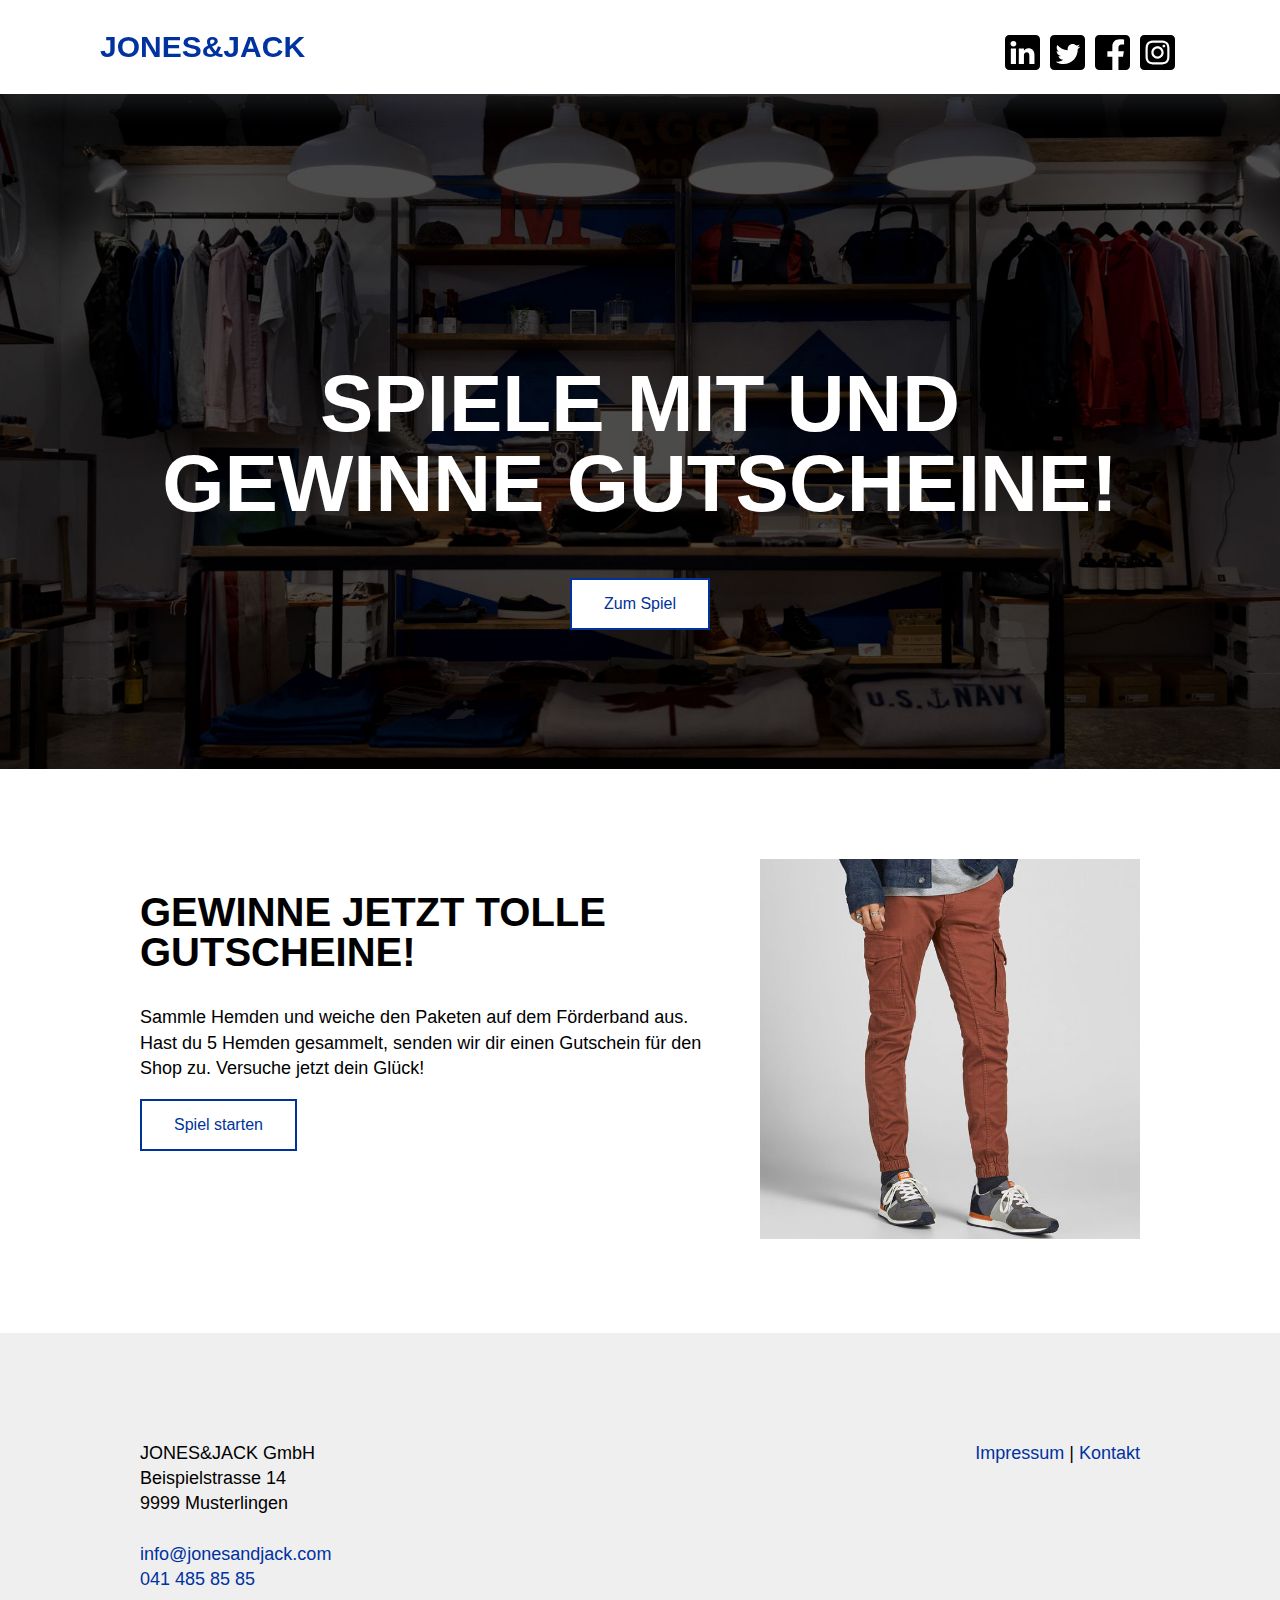
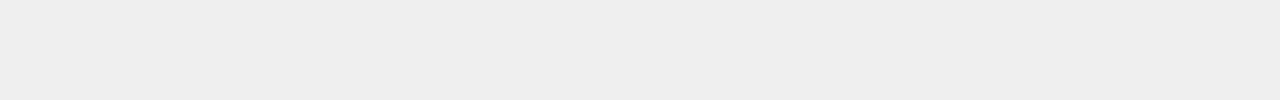
<file: index.html>
<!DOCTYPE html>
<html lang="de">

  <head>
    <meta charset="UTF-8">
    <meta name="viewport" content="width=device-width, initial-scale=1.0">
    <title>JONES&JACK</title>
    <link rel="stylesheet" href="style.css">

  </head>

  <body>
  <header class="header">

    <div class="logo">
      
      <a href="index.html">JONES&JACK</a>

      <a href="https://www.instagram.com">
        <img src="assets/img/5282544_camera_instagram_social media_social network_instagram logo_icon.svg" class="socialicons">      
      </a>
      <a href="https://www.facebook.com">
        <img src="assets/img/5282541_fb_social media_facebook_facebook logo_social network_icon.svg" class="socialicons">      
      </a>
      <a href="https://www.twitter.com">
        <img src="assets/img/5282551_tweet_twitter_twitter logo_icon.svg" class="socialicons">      
      </a>
      <a href="https://www.linkedin.com">
        <img src="assets/img/5282542_linkedin_network_social network_linkedin logo_icon.svg" class="socialicons">      
      </a>
   
    </div>

  </header>

  <content class="">

    <div class="headerbild">

      <section class="">

        <h1 class="titelaufheaderbild">Spiele mit und <br>gewinne Gutscheine!</h1>
        <div class="buttonheaderbild"><a href="#spielstarten" class="button">Zum Spiel</a></div>


      </section>

    </div>


  </content>

  <content>

    <div class="container" id="spielstarten">

      <section class="section-boxen">

        <div class="div60">

          <h2>Gewinne jetzt tolle Gutscheine!</h2>
          <p>Sammle Hemden und weiche den Paketen auf dem Förderband aus. Hast du 5 Hemden gesammelt, senden wir dir einen Gutschein für den Shop zu. Versuche jetzt dein Glück!</p>

         <a href="game.html" class="button">Spiel starten</a>
          
        </div>

        <div class="image div40">
          <img src="assets/img/Paul-Flake-Cargohose.jpeg" alt="Paul Flake Cargohose">
        </div>
        
      </section>

    </div>
    

    </div>
  </content>

  <footer class="footer">

   <div class="container">

      <section class="section-boxen">

        <div class="div60">
          <p>
            JONES&JACK GmbH<br>
            Beispielstrasse 14<br>
            9999 Musterlingen<br><br>
            <a href="mailto:info@jonesandjack.com">info@jonesandjack.com</a><br>
            <a href="tel:+41414858585">041 485 85 85</a>
          </p>
        </div>

        <div class="div40 textallignright">
          <p><a href="#">Impressum</a> | <a href="#">Kontakt</a></p>
        </div>

      </section>
  
    </div>

  </footer>

  

  </body>

</html>
</file>
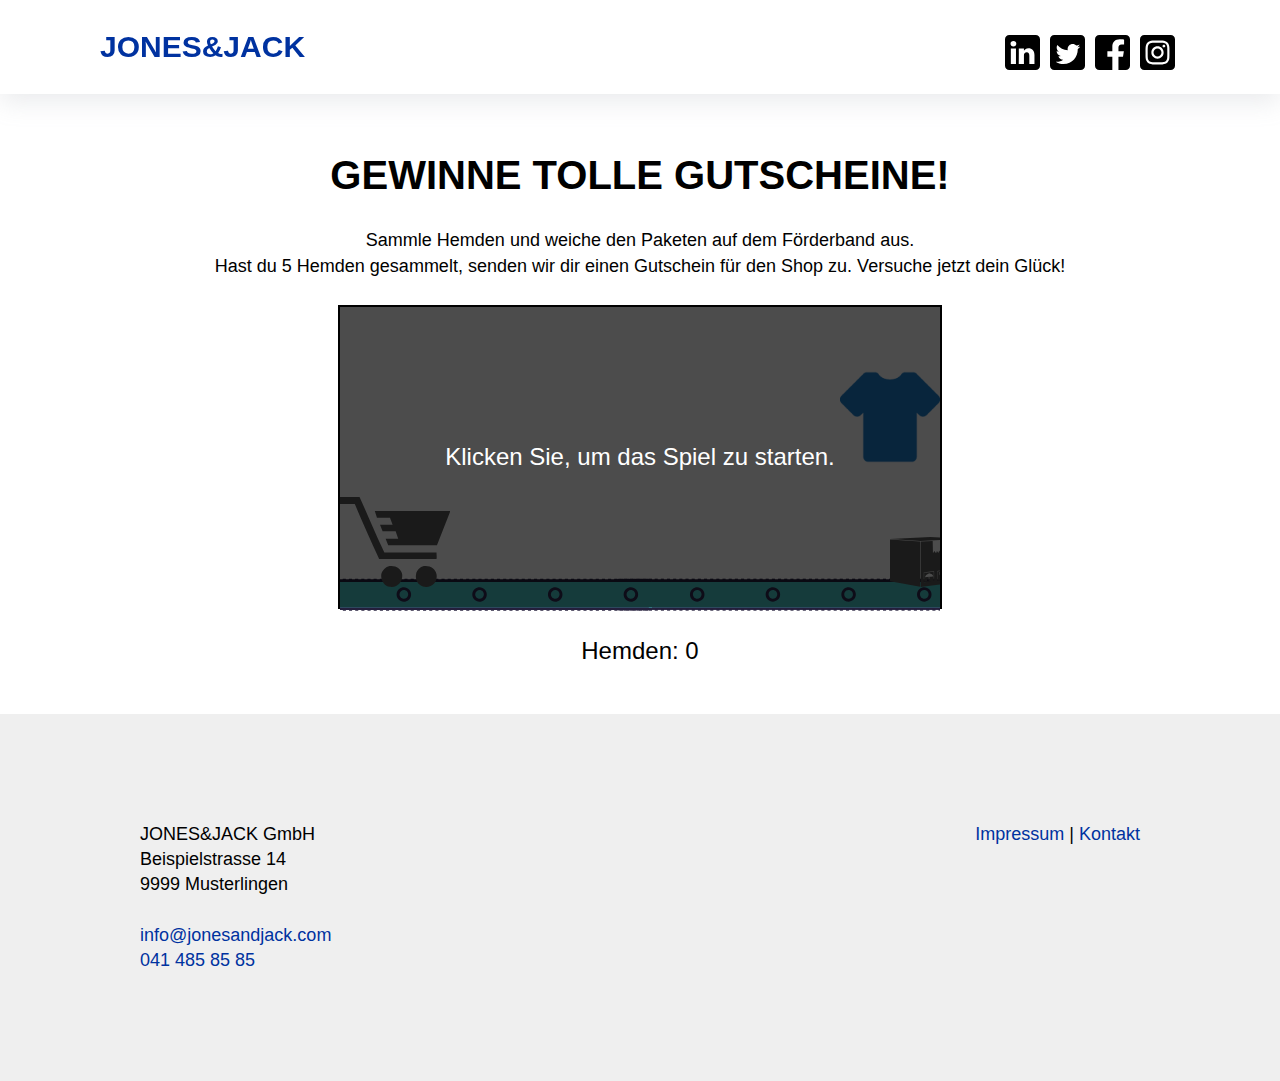
<file: game.html>
<!DOCTYPE html>
<html lang="en">

<head>
  <meta charset="UTF-8">
  <meta name="viewport" content="width=device-width, initial-scale=1.0">
  <title>JONES&JACK</title>
  <link rel="stylesheet" href="style.css">
</head>

<body>

  <header class="header">

    <div class="logo">
      
      <a href="index.html">JONES&JACK</a>

      <a href="https://www.instagram.com">
        <img src="assets/img/5282544_camera_instagram_social media_social network_instagram logo_icon.svg" class="socialicons">      
      </a>
      <a href="https://www.facebook.com">
        <img src="assets/img/5282541_fb_social media_facebook_facebook logo_social network_icon.svg" class="socialicons">      
      </a>
      <a href="https://www.twitter.com">
        <img src="assets/img/5282551_tweet_twitter_twitter logo_icon.svg" class="socialicons">      
      </a>
      <a href="https://www.linkedin.com">
        <img src="assets/img/5282542_linkedin_network_social network_linkedin logo_icon.svg" class="socialicons">      
      </a>
   
    </div>

  </header>

  <div class="content content-game">



    <div class="gameRow gameInfo">
      <h2>Gewinne tolle Gutscheine!</h2>
      <p>Sammle Hemden und weiche den Paketen auf dem Förderband aus.<br>Hast du 5 Hemden gesammelt, senden wir dir einen Gutschein für den Shop zu. Versuche jetzt dein Glück!</p>
    </div>


    <div id="game">
      <div class="startScreen" id="startScreen">
        <div class="startScreenText">
          Klicken Sie, um das Spiel zu starten.
        </div>
      </div>

      <div id="background"></div>
      <div id="dino"></div>
      <div id="rock"></div>
      <div id="goodie"></div>
    </div>

    
    <div class="gameRow score" id="score">0</div>

    <div class="gameRow highscore">
      Highscore <span id="highscore-value">0</span>
    </div> 

    <div class="gameRow">Hemden: <span id="goodies-value">0</span></div>

    <div class="gameRow gameOver" id="gameOver">
      Glückwunsch! <a href="GameOver.html">Hier</a> kannst du deinen Gewinn abholen.<br>
    </div>



  </div>

  <footer class="footer">

    <div class="container">
 
       <section class="section-boxen">
 
         <div class="div60">
           <p>
             JONES&JACK GmbH<br>
             Beispielstrasse 14<br>
             9999 Musterlingen<br><br>
             <a href="mailto:info@jonesandjack.com">info@jonesandjack.com</a><br>
             <a href="tel:+41414858585">041 485 85 85</a>
           </p>
         </div>
 
         <div class="div40 textallignright">
           <p><a href="#">Impressum</a> | <a href="#">Kontakt</a></p>
         </div>
 
       </section>
   
     </div>
     
  </footer>


  <script src="javascript/game.js"></script>
</body>

</html>
</file>
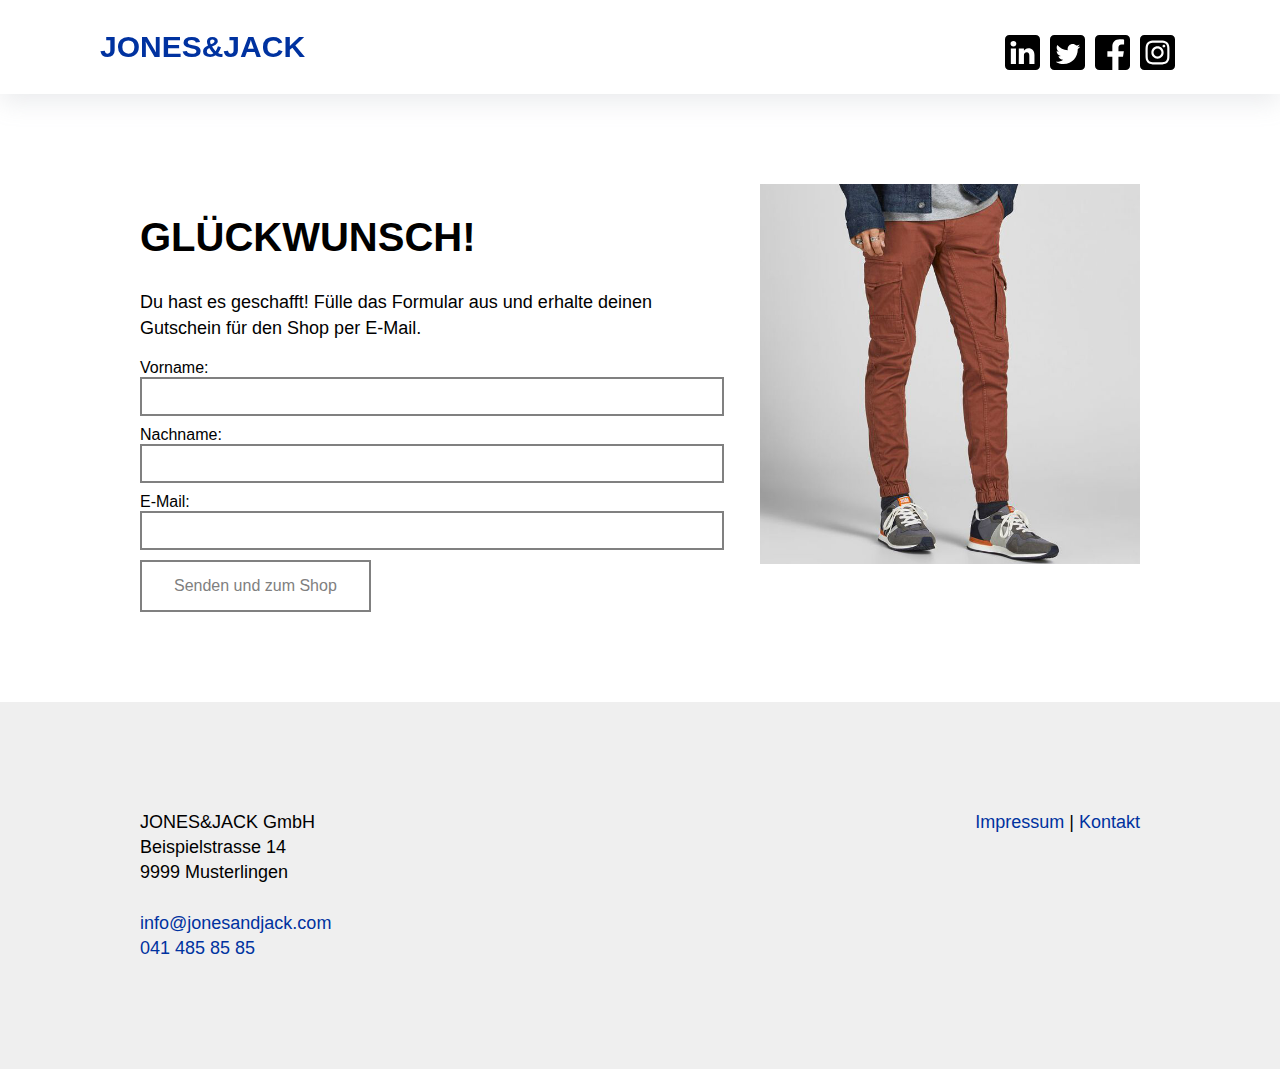
<file: GameOver.html>
<!DOCTYPE html>
<html lang="de">

  <head>
    <meta charset="UTF-8">
    <meta name="viewport" content="width=device-width, initial-scale=1.0">
    <title>Online-Shop JONES&JACK</title>
    <link rel="stylesheet" href="style.css">

  </head>

  <body>
  <header class="header">

     <div class="logo">
        
        <a href="index.html">JONES&JACK</a>
  
        <a href="https://www.instagram.com">
          <img src="assets/img/5282544_camera_instagram_social media_social network_instagram logo_icon.svg" class="socialicons">      
        </a>
        <a href="https://www.facebook.com">
          <img src="assets/img/5282541_fb_social media_facebook_facebook logo_social network_icon.svg" class="socialicons">      
        </a>
        <a href="https://www.twitter.com">
          <img src="assets/img/5282551_tweet_twitter_twitter logo_icon.svg" class="socialicons">      
        </a>
        <a href="https://www.linkedin.com">
          <img src="assets/img/5282542_linkedin_network_social network_linkedin logo_icon.svg" class="socialicons">      
        </a>
     
      </div>
  
  </header>

  <content>
    <div class="container">

        <section class="section-boxen">

          <div class="div60">
            <h2>Glückwunsch!</h2>
            <p>Du hast es geschafft! Fülle das Formular aus und erhalte deinen Gutschein für den Shop per E-Mail.</p>

            <form>
              <label for="fname">Vorname:</label><br>
              <input type="text" id="firstname" name="Vorname" onkeyup="checkFunction()" class="formular"><br>

              <label for="lname" >Nachname:</label><br>
              <input type="text" id="lastname" name="Nachname" onkeyup="checkFunction()" class="formular"><br>

              <label for="lname">E-Mail:</label><br>
              <input type="email" id="email" name="E-Mail" onkeyup="checkFunction()" class="formular"><br>

              <input type="submit" value="Senden und zum Shop" id="senden" disabled>
            </form>  
          </div>

          <div class="image div40">
            <img src="assets/img/Paul-Flake-Cargohose.jpeg" alt="Paul Flake Cargohose">
          </div>

        </section>
      
    </div>
  </content>

  <footer class="footer">

    <div class="container">
 
       <section class="section-boxen">
 
         <div class="div60">
           <p>
             JONES&JACK GmbH<br>
             Beispielstrasse 14<br>
             9999 Musterlingen<br><br>
             <a href="mailto:info@jonesandjack.com">info@jonesandjack.com</a><br>
             <a href="tel:+41414858585">041 485 85 85</a>
           </p>
         </div>
 
         <div class="div40 textallignright">
           <p><a href="#">Impressum</a> | <a href="#">Kontakt</a></p>
         </div>
 
       </section>
   
     </div>
     
  </footer>
  
  <script src="javascript/javascript.js"></script>
  <script src="javascript/database-client.js"></script>


  </body>

</html>
</file>
<file: style.css>
@import url(css/header.css);
@import url(css/content.css);
@import url(css/footer.css);
@import url(css/game.css);

html {
    font-family: Helvetica, Arial, sans-serif;
    font-weight: 400;
}

body {
    padding: 0px;
    margin: 0px;
}

h1 {
    font-size: 80px;
    font-weight: 800;
    line-height: 1em;
    text-transform: uppercase;
    text-align: center;
    color: white;
    margin-top: 0px;
}

h2 {
    font-size: 40px;
    font-weight: 800;
    line-height: 1em;
    text-transform: uppercase;
}



p {
    font-size: 18px;
    font-weight: 400;
    line-height: 1.4em;
}

a {
    color: #0032a0;
    text-decoration: none;
}

.textallignright {
    text-align: right;
}

.container {
    padding-top: 10vh;
    padding-bottom: 10vh;
    min-width: 200px;
    max-width: 1000px;
    margin: 0 auto;
    flex: 1 100%;
}

.section-boxen {
    display: flex;
    justify-content: space-evenly;
}

.div40 {
    width: 40%;
}

.div60 {
    width: 60%;
}

.image{
    margin-left: 50px;
}

.headerbild {
    background-image: url("assets/img/headerbild.jpg");
    background-repeat: no-repeat;
    background-size: cover;
    background-attachment: fixed;

    height: 75vh;
    margin: 0 auto;
    flex: 1 100%;
}

.titelaufheaderbild {
    padding-top: 30vh;
}


@media screen and (max-width: 1000px) {

    .section-boxen {
        flex-wrap: wrap;
        padding-left: 30px;
        padding-right: 30px;
    }

    .div40 {
        width: 100%;
    }

    .div60 {
        width: 100%;
    }

    .image{
        margin-left: 0px;
        margin-top: 50px;
        width: 60%;
    }

    h1 {
        font-size: 50px;
    }

    .titelaufheaderbild {
        padding-top: 20vh;
    }

}

#score {
    display: none;
}

.highscore {
    display: none;
}
</file>
